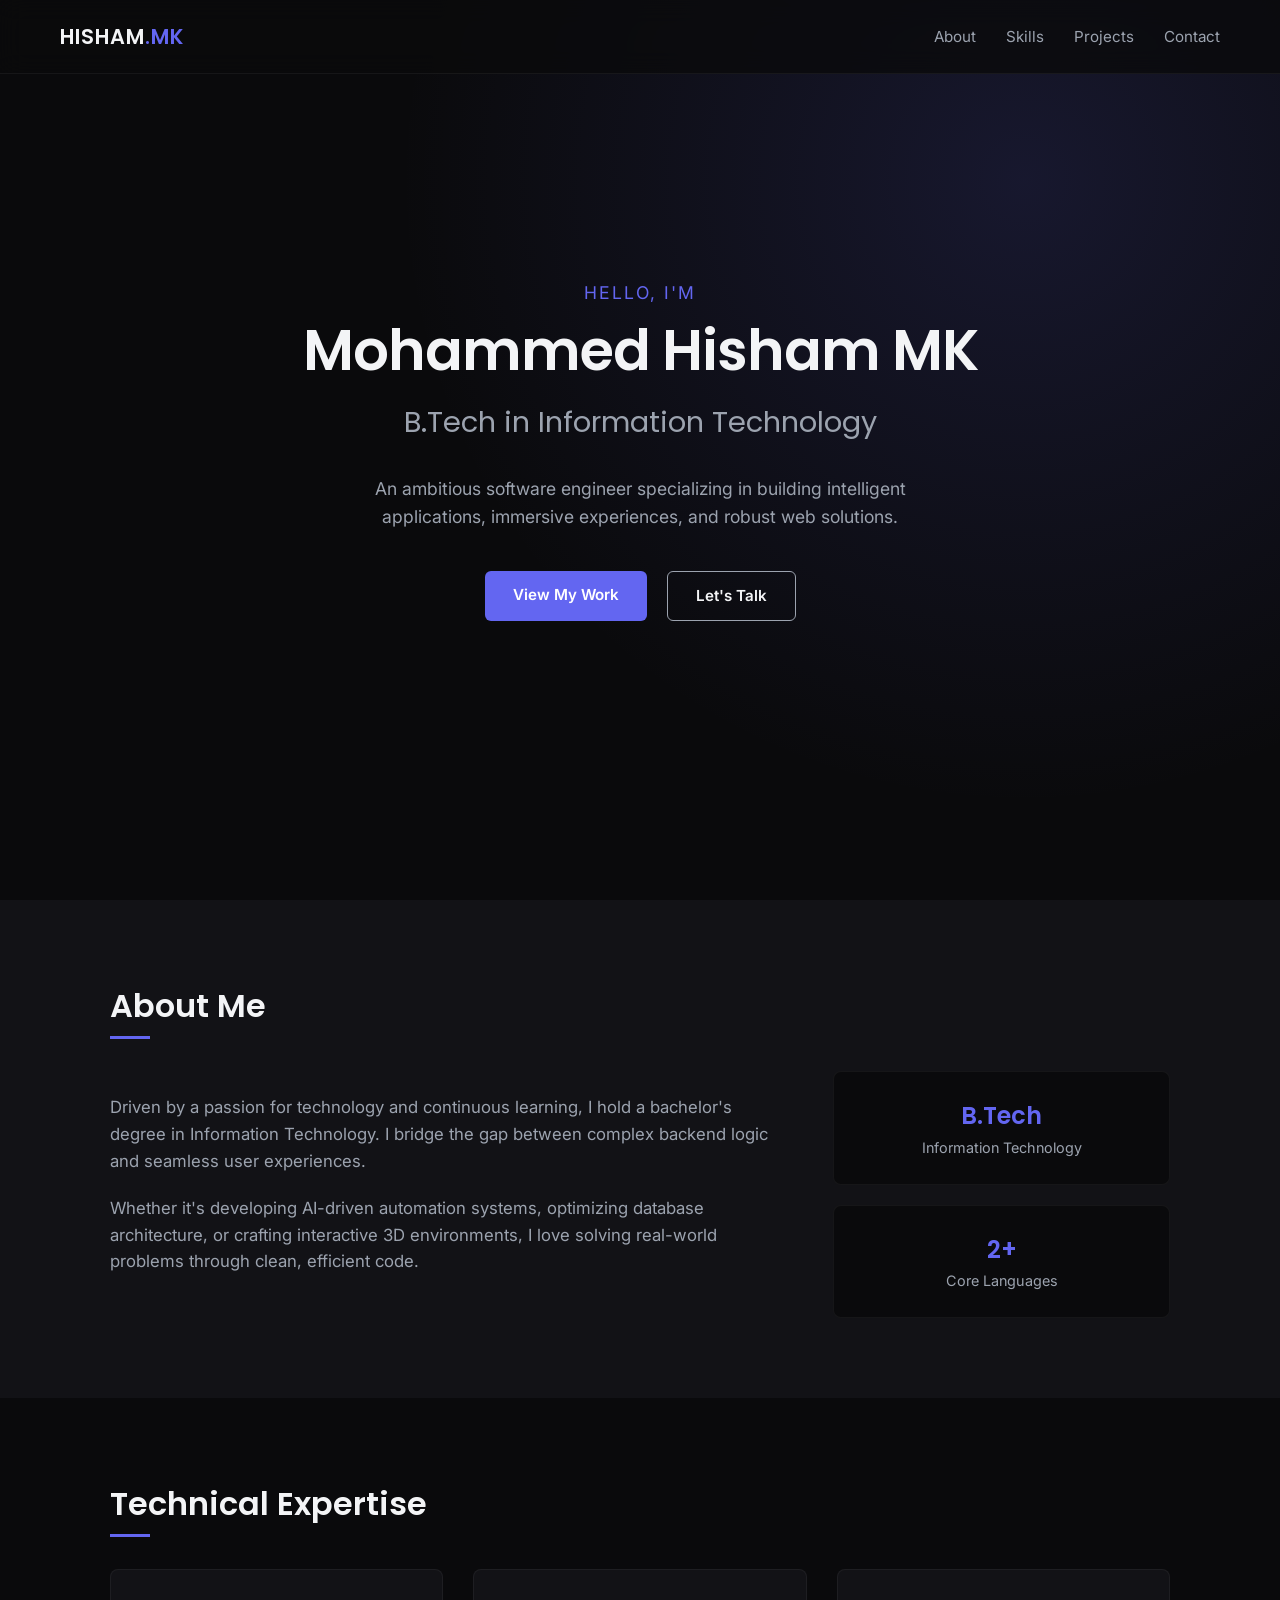
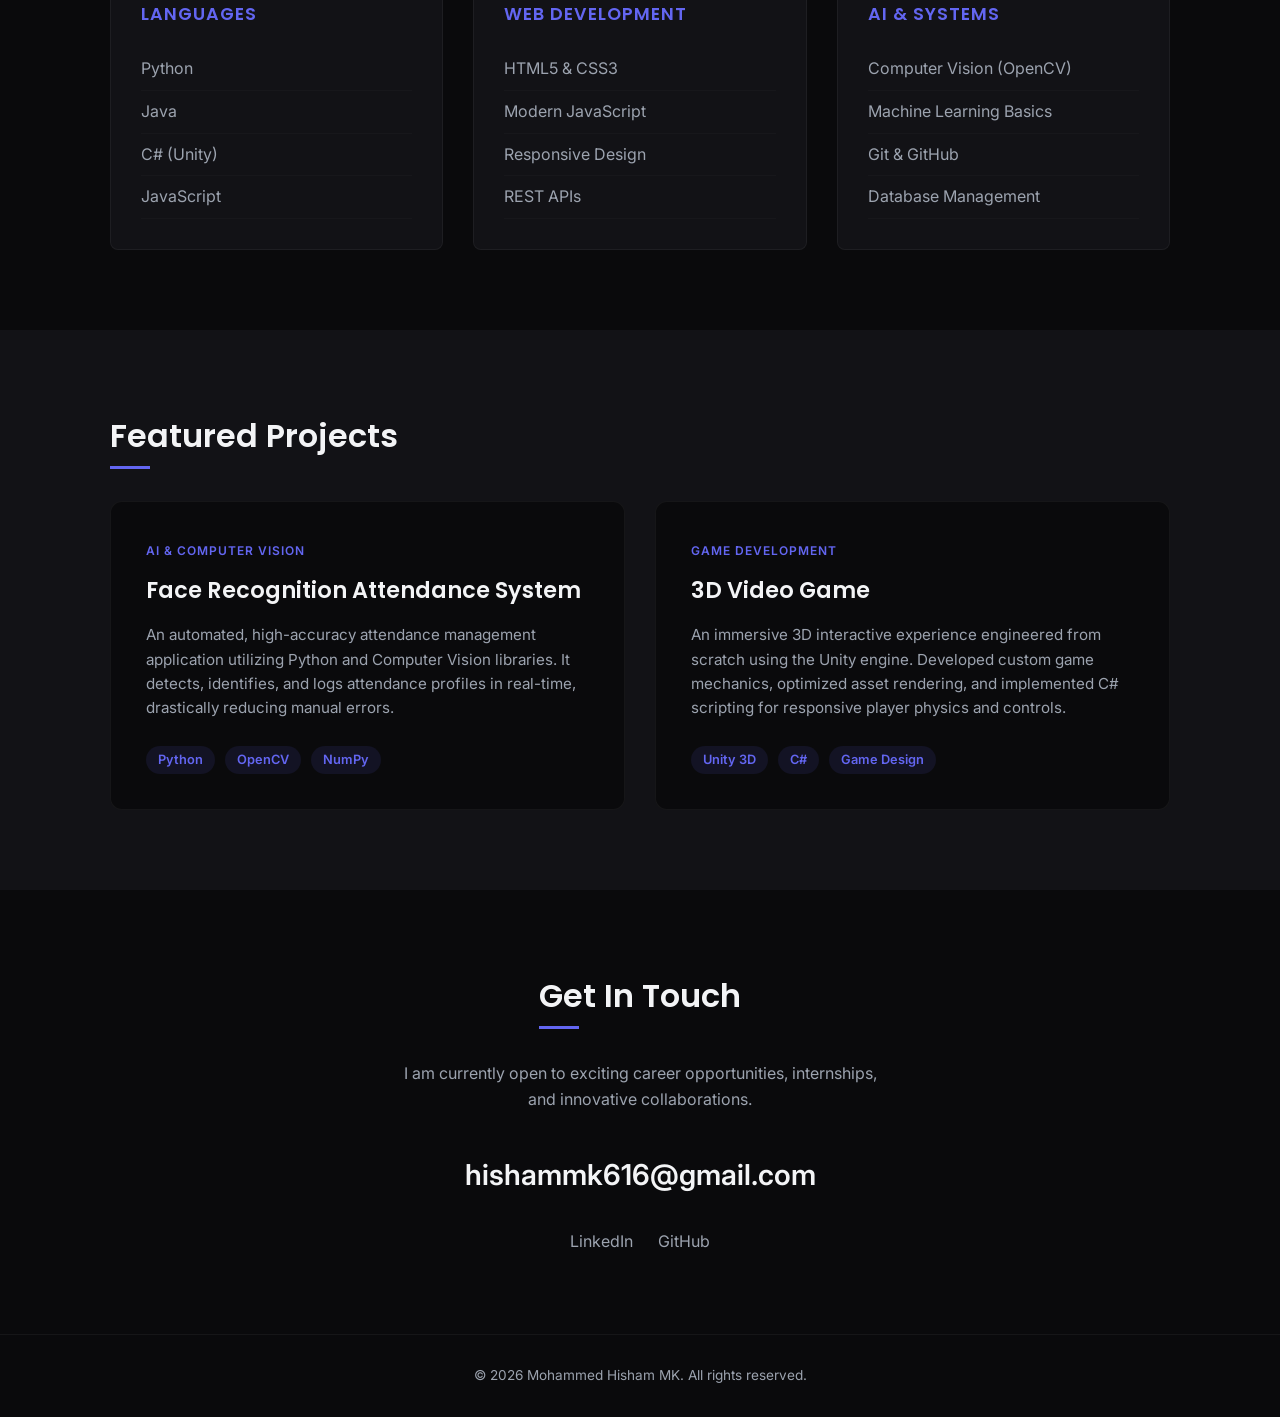
<file: index.html>
<!DOCTYPE html>
<html lang="en">
<head>
    <meta charset="UTF-8">
    <meta name="viewport" content="width=device-width, initial-scale=1.0">
    <title>Mohammed Hisham MK | Portfolio</title>
    <link rel="stylesheet" href="style2.css">
    <link rel="preconnect" href="https://fonts.googleapis.com">
    <link rel="preconnect" href="https://fonts.gstatic.com" crossorigin>
    <link href="https://fonts.googleapis.com/css2?family=Inter:wght@300;400;600;700&family=Poppins:wght@400;600;700&display=swap" rel="stylesheet">
</head>
<body>

    <header>
        <div class="nav-container">
            <a href="#" class="logo">HISHAM<span>.MK</span></a>
            <nav>
                <ul>
                    <li><a href="#about">About</a></li>
                    <li><a href="#skills">Skills</a></li>
                    <li><a href="#projects">Projects</a></li>
                    <li><a href="#contact">Contact</a></li>
                </ul>
            </nav>
        </div>
    </header>

    <section class="hero">
        <div class="hero-content">
            <p class="greetings">Hello, I'm</p>
            <h1>Mohammed Hisham MK</h1>
            <h2>B.Tech in Information Technology</h2>
            <p class="tagline">An ambitious software engineer specializing in building intelligent applications, immersive experiences, and robust web solutions.</p>
            <div class="hero-buttons">
                <a href="#projects" class="btn btn-primary">View My Work</a>
                <a href="#contact" class="btn btn-secondary">Let's Talk</a>
            </div>
        </div>
    </section>

    <section id="about" class="about">
        <div class="container">
            <h3 class="section-title">About Me</h3>
            <div class="about-grid">
                <div class="about-text">
                    <p>Driven by a passion for technology and continuous learning, I hold a bachelor's degree in Information Technology. I bridge the gap between complex backend logic and seamless user experiences.</p>
                    <p>Whether it's developing AI-driven automation systems, optimizing database architecture, or crafting interactive 3D environments, I love solving real-world problems through clean, efficient code.</p>
                </div>
                <div class="about-stats">
                    <div class="stat-card">
                        <h4>B.Tech</h4>
                        <p>Information Technology</p>
                    </div>
                    <div class="stat-card">
                        <h4>2+</h4>
                        <p>Core Languages</p>
                    </div>
                </div>
            </div>
        </div>
    </section>

    <section id="skills" class="skills">
        <div class="container">
            <h3 class="section-title">Technical Expertise</h3>
            <div class="skills-grid">
                <div class="skill-category">
                    <h4>Languages</h4>
                    <ul>
                        <li>Python</li>
                        <li>Java</li>
                        <li>C# (Unity)</li>
                        <li>JavaScript</li>
                    </ul>
                </div>
                <div class="skill-category">
                    <h4>Web Development</h4>
                    <ul>
                        <li>HTML5 & CSS3</li>
                        <li>Modern JavaScript</li>
                        <li>Responsive Design</li>
                        <li>REST APIs</li>
                    </ul>
                </div>
                <div class="skill-category">
                    <h4>AI & Systems</h4>
                    <ul>
                        <li>Computer Vision (OpenCV)</li>
                        <li>Machine Learning Basics</li>
                        <li>Git & GitHub</li>
                        <li>Database Management</li>
                    </ul>
                </div>
            </div>
        </div>
    </section>

    <section id="projects" class="projects">
        <div class="container">
            <h3 class="section-title">Featured Projects</h3>
            <div class="projects-grid">
                
                <div class="project-card">
                    <div class="project-info">
                        <span class="project-tag">AI & Computer Vision</span>
                        <h3>Face Recognition Attendance System</h3>
                        <p>An automated, high-accuracy attendance management application utilizing Python and Computer Vision libraries. It detects, identifies, and logs attendance profiles in real-time, drastically reducing manual errors.</p>
                        <div class="project-tech">
                            <span>Python</span>
                            <span>OpenCV</span>
                            <span>NumPy</span>
                        </div>
                    </div>
                </div>

                <div class="project-card">
                    <div class="project-info">
                        <span class="project-tag">Game Development</span>
                        <h3>3D Video Game</h3>
                        <p>An immersive 3D interactive experience engineered from scratch using the Unity engine. Developed custom game mechanics, optimized asset rendering, and implemented C# scripting for responsive player physics and controls.</p>
                        <div class="project-tech">
                            <span>Unity 3D</span>
                            <span>C#</span>
                            <span>Game Design</span>
                        </div>
                    </div>
                </div>

            </div>
        </div>
    </section>

    <section id="contact" class="contact">
        <div class="container">
            <h3 class="section-title">Get In Touch</h3>
            <p class="contact-subtitle">I am currently open to exciting career opportunities, internships, and innovative collaborations.</p>
            <div class="contact-details">
                <a href="mailto:your.email@example.com" class="contact-link">hishammk616@gmail.com</a>
                <div class="social-links">
                    <a href="#" target="_blank">LinkedIn</a>
                    <a href="#" target="_blank">GitHub</a>
                </div>
            </div>
        </div>
    </section>

    <footer>
        <p>&copy; 2026 Mohammed Hisham MK. All rights reserved.</p>
    </footer>

</body>
</html>
</file>
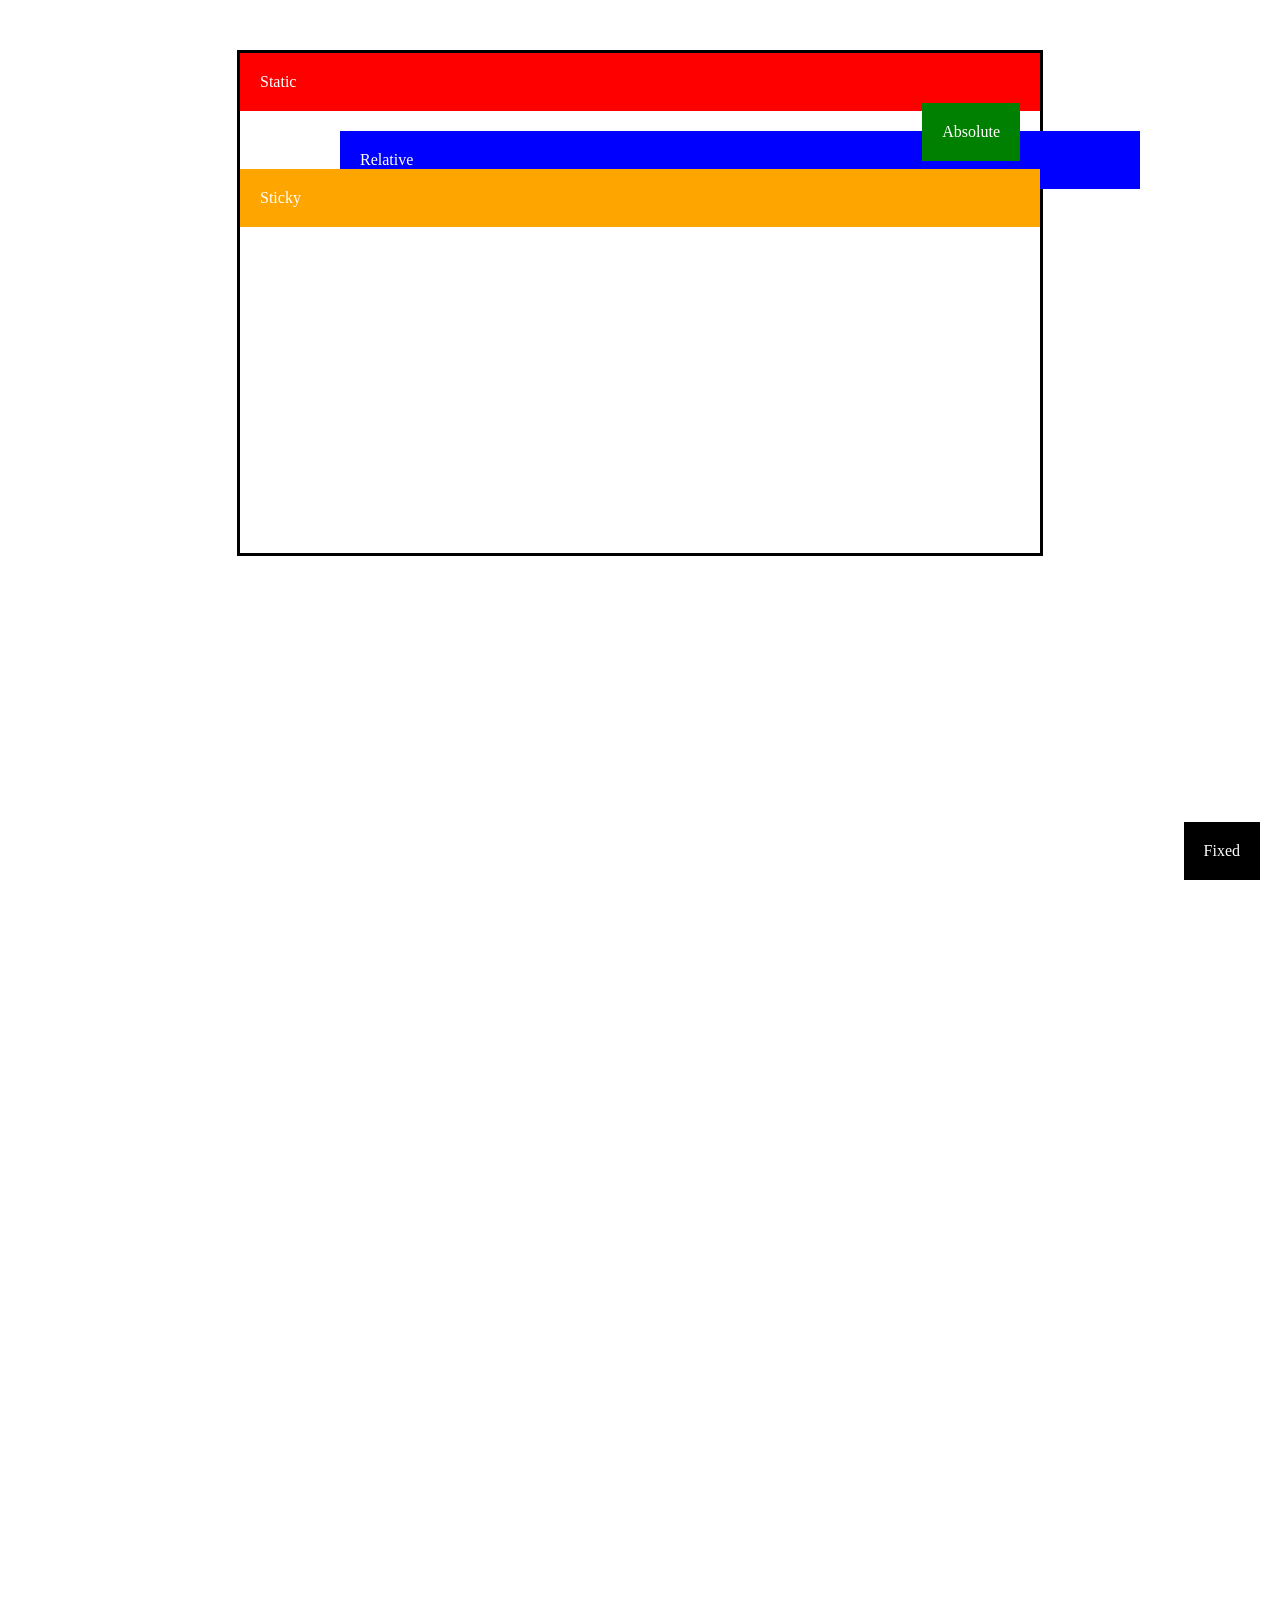
<file: Explore.html>
<!DOCTYPE html>
<html lang="en">
<head>
    <meta charset="UTF-8">
    <meta name="viewport" content="width=device-width, initial-scale=1.0">
    <title>Document</title>
</head>
<body>
    <!DOCTYPE html>
<html>
<head>
    <title>CSS Positions</title>
    <link rel="stylesheet" href="newstyle.css">
</head>
<body>

    <div class="parent">

        <div class="static-box">
            Static
        </div>

        <div class="relative-box">
            Relative
        </div>

        <div class="absolute-box">
            Absolute
        </div>

        <div class="fixed-box">
            Fixed
        </div>

        <div class="sticky-box">
            Sticky
        </div>

    </div>

    <div class="space"></div>

</body>
</html>
</html>
</file>
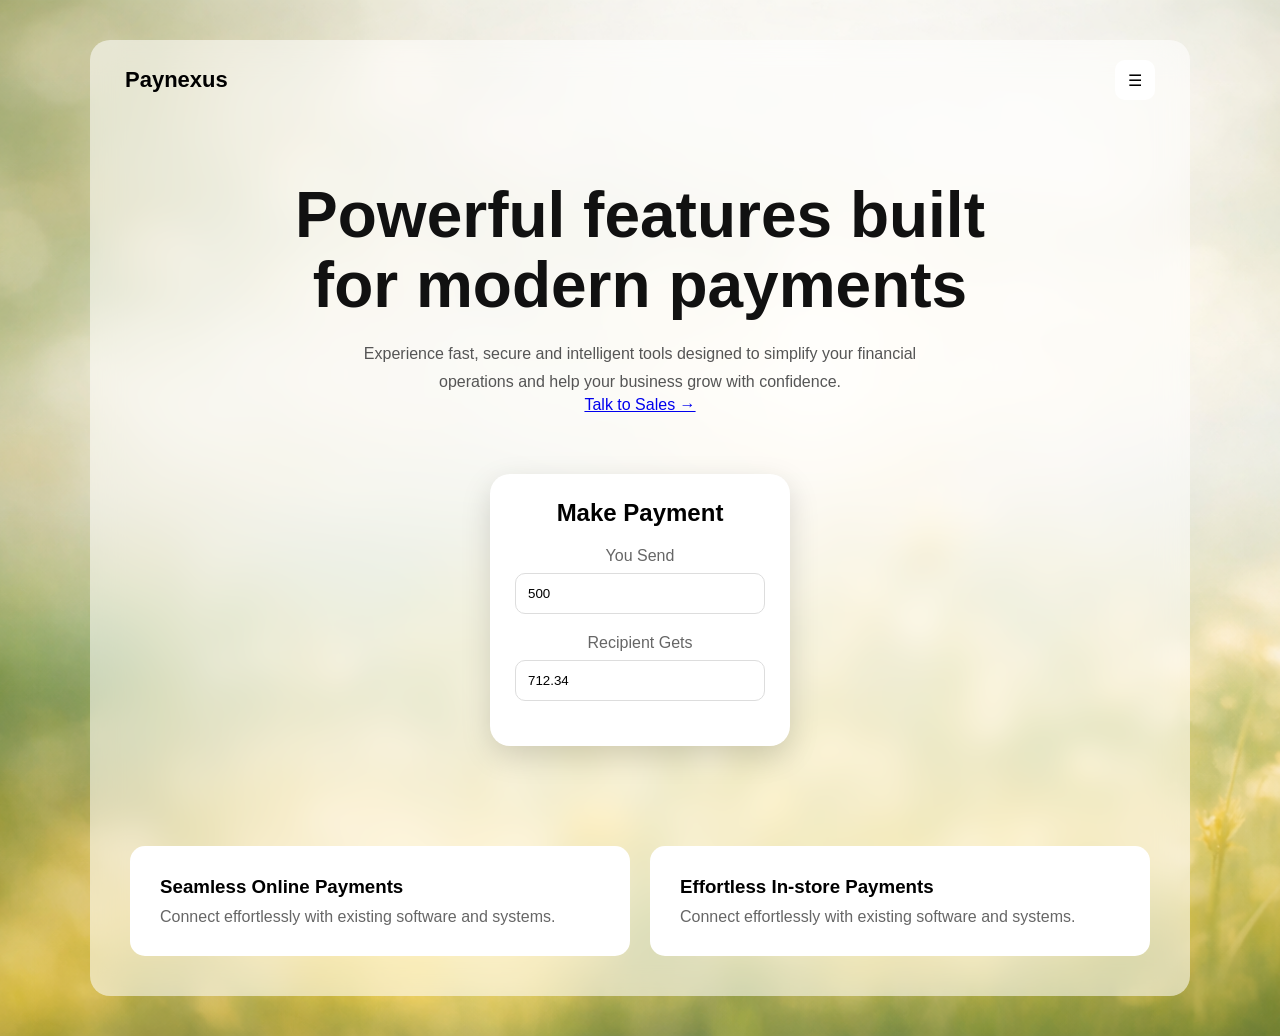
<file: website.html>
<!DOCTYPE html>
<html lang="en">
<head>
    <meta charset="UTF-8">
    <meta name="viewport" content="width=device-width, initial-scale=1.0">
    <title>Paynexus</title>
    <link rel="stylesheet" href="style.css">
</head>
<body>

<div class="container">

    <nav>
        <div class="logo">Paynexus</div>

        <div class="menu">
            ☰
        </div>
    </nav>

    <section class="hero">

        <h1>
            Powerful features built <br>
            for modern payments
        </h1>

        <p>
            Experience fast, secure and intelligent tools designed
            to simplify your financial operations and help your
            business grow with confidence.
        </p>

        <a href="./Explore.html"><button">
            Talk to Sales →
        </button></a>

        <div class="payment-card">

            <h2>Make Payment</h2>

            <div class="amount">
                <label>You Send</label>
                <input type="text" value="500">
            </div>

            <div class="amount">
                <label>Recipient Gets</label>
                <input type="text" value="712.34">
            </div>

        </div>

    </section>

    <section class="features">

        <div class="feature">
            <h3>Seamless Online Payments</h3>
            <p>Connect effortlessly with existing software and systems.</p>
        </div>

        <div class="feature">
            <h3>Effortless In-store Payments</h3>
            <p>Connect effortlessly with existing software and systems.</p>
        </div>

    </section>

</div>

</body>
</html>
</file>
<file: style2.css>
/* --- Global Reset & Variables --- */
:root {
    --bg-primary: #0a0a0c;
    --bg-secondary: #121216;
    --accent-color: #6366f1; /* Premium Royal Indigo */
    --accent-hover: #4f46e5;
    --text-main: #f3f4f6;
    --text-muted: #9ca3af;
    --card-border: rgba(255, 255, 255, 0.05);
    --transition: all 0.3s cubic-bezier(0.4, 0, 0.2, 1);
}

* {
    margin: 0;
    padding: 0;
    box-sizing: border-box;
    scroll-behavior: smooth;
}

body {
    background-color: var(--bg-primary);
    color: var(--text-main);
    font-family: 'Inter', sans-serif;
    line-height: 1.6;
    overflow-x: hidden;
}

h1, h2, h3, h4, .logo {
    font-family: 'Poppins', sans-serif;
    font-weight: 600;
}

.container {
    max-width: 1100px;
    margin: 0 auto;
    padding: 80px 20px;
}

/* --- Navigation Bar --- */
header {
    position: fixed;
    top: 0;
    width: 100%;
    background-color: rgba(10, 10, 12, 0.8);
    backdrop-filter: blur(12px);
    z-index: 1000;
    border-bottom: 1px solid var(--card-border);
}

.nav-container {
    max-width: 1200px;
    margin: 0 auto;
    display: flex;
    justify-content: space-between;
    align-items: center;
    padding: 20px;
}

.logo {
    color: var(--text-main);
    text-decoration: none;
    font-size: 1.3rem;
    letter-spacing: 1px;
}

.logo span {
    color: var(--accent-color);
}

nav ul {
    display: flex;
    list-style: none;
    gap: 30px;
}

nav ul li a {
    color: var(--text-muted);
    text-decoration: none;
    font-size: 0.95rem;
    transition: var(--transition);
}

nav ul li a:hover {
    color: var(--text-main);
}

/* --- Hero Section --- */
.hero {
    min-height: 100vh;
    display: flex;
    align-items: center;
    justify-content: center;
    padding: 0 20px;
    background: radial-gradient(circle at 80% 20%, rgba(99, 102, 241, 0.15) 0%, transparent 50%);
}

.hero-content {
    max-width: 800px;
    text-align: center;
}

.greetings {
    color: var(--accent-color);
    font-size: 1.1rem;
    letter-spacing: 2px;
    text-transform: uppercase;
    margin-bottom: 10px;
}

.hero h1 {
    font-size: 3.5rem;
    line-height: 1.2;
    margin-bottom: 15px;
    letter-spacing: -1px;
}

.hero h2 {
    font-size: 1.8rem;
    color: var(--text-muted);
    font-weight: 400;
    margin-bottom: 30px;
}

.tagline {
    font-size: 1.1rem;
    color: var(--text-muted);
    max-width: 600px;
    margin: 0 auto 40px auto;
}

.hero-buttons {
    display: flex;
    justify-content: center;
    gap: 20px;
}

/* Buttons */
.btn {
    padding: 12px 28px;
    border-radius: 6px;
    font-size: 0.95rem;
    font-weight: 600;
    text-decoration: none;
    transition: var(--transition);
}

.btn-primary {
    background-color: var(--accent-color);
    color: #fff;
}

.btn-primary:hover {
    background-color: var(--accent-hover);
    transform: translateY(-2px);
}

.btn-secondary {
    border: 1px solid var(--text-muted);
    color: var(--text-main);
}

.btn-secondary:hover {
    background-color: rgba(255, 255, 255, 0.05);
    border-color: var(--text-main);
}

/* --- Shared Section Styling --- */
.section-title {
    font-size: 2rem;
    margin-bottom: 40px;
    position: relative;
    display: inline-block;
}

.section-title::after {
    content: '';
    position: absolute;
    bottom: -8px;
    left: 0;
    width: 40px;
    height: 3px;
    background-color: var(--accent-color);
}

/* --- About Section --- */
.about {
    background-color: var(--bg-secondary);
}

.about-grid {
    display: grid;
    grid-template-columns: 2fr 1fr;
    gap: 50px;
    align-items: center;
}

.about-text p {
    color: var(--text-muted);
    margin-bottom: 20px;
    font-size: 1.05rem;
}

.about-stats {
    display: flex;
    flex-direction: column;
    gap: 20px;
}

.stat-card {
    background-color: var(--bg-primary);
    padding: 25px;
    border-radius: 8px;
    border: 1px solid var(--card-border);
    text-align: center;
}

.stat-card h4 {
    font-size: 1.5rem;
    color: var(--accent-color);
}

.stat-card p {
    color: var(--text-muted);
    font-size: 0.9rem;
}

/* --- Skills Section --- */
.skills-grid {
    display: grid;
    grid-template-columns: repeat(auto-fit, minmax(250px, 1fr));
    gap: 30px;
}

.skill-category {
    background-color: var(--bg-secondary);
    padding: 30px;
    border-radius: 8px;
    border: 1px solid var(--card-border);
}

.skill-category h4 {
    margin-bottom: 20px;
    color: var(--accent-color);
    font-size: 1.1rem;
    text-transform: uppercase;
    letter-spacing: 1px;
}

.skill-category ul {
    list-style: none;
}

.skill-category ul li {
    padding: 8px 0;
    color: var(--text-muted);
    border-bottom: 1px solid rgba(255, 255, 255, 0.02);
}

/* --- Projects Section --- */
.projects {
    background-color: var(--bg-secondary);
}

.projects-grid {
    display: grid;
    grid-template-columns: repeat(auto-fit, minmax(450px, 1fr));
    gap: 30px;
}

.project-card {
    background-color: var(--bg-primary);
    border-radius: 12px;
    overflow: hidden;
    border: 1px solid var(--card-border);
    transition: var(--transition);
}

.project-card:hover {
    transform: translateY(-5px);
    border-color: rgba(99, 102, 241, 0.3);
}

.project-info {
    padding: 35px;
}

.project-tag {
    font-size: 0.75rem;
    text-transform: uppercase;
    letter-spacing: 1px;
    color: var(--accent-color);
    font-weight: 600;
}

.project-info h3 {
    font-size: 1.4rem;
    margin: 10px 0 15px 0;
}

.project-info p {
    color: var(--text-muted);
    font-size: 0.95rem;
    margin-bottom: 25px;
}

.project-tech {
    display: flex;
    gap: 10px;
    flex-wrap: wrap;
}

.project-tech span {
    background-color: rgba(99, 102, 241, 0.1);
    color: var(--accent-color);
    padding: 4px 12px;
    border-radius: 20px;
    font-size: 0.8rem;
    font-weight: 600;
}

/* --- Contact Section --- */
.contact {
    text-align: center;
}

.contact-subtitle {
    color: var(--text-muted);
    max-width: 500px;
    margin: 0 auto 40px auto;
}

.contact-link {
    font-size: 1.8rem;
    color: var(--text-main);
    text-decoration: none;
    font-weight: 600;
    transition: var(--transition);
}

.contact-link:hover {
    color: var(--accent-color);
}

.social-links {
    margin-top: 30px;
    display: flex;
    justify-content: center;
    gap: 25px;
}

.social-links a {
    color: var(--text-muted);
    text-decoration: none;
    font-size: 1rem;
    transition: var(--transition);
}

.social-links a:hover {
    color: var(--text-main);
}

/* --- Footer --- */
footer {
    text-align: center;
    padding: 30px;
    font-size: 0.85rem;
    color: var(--text-muted);
    border-top: 1px solid var(--card-border);
    background-color: var(--bg-primary);
}

/* --- Responsive Adjustments --- */
@media(max-width: 768px) {
    .hero h1 { font-size: 2.5rem; }
    .about-grid { grid-template-columns: 1fr; }
    .projects-grid { grid-template-columns: 1fr; }
    nav { display: none; } /* Simplicity for mobile */
}
</file>
<file: newstyle.css>
.parent{
    position:relative;
    width:800px;
    height:500px;
    border:3px solid black;
    margin:50px auto;
}
.static-box{
    position:static;
    background:red;
    color:white;
    padding:20px;
}
.relative-box{
    position:relative;
    left:100px;
    top:20px;

    background:blue;
    color:white;
    padding:20px;
}
.absolute-box{
    position:absolute;
    top:50px;
    right:20px;

    background:green;
    color:white;
    padding:20px;
}
.fixed-box{
    position:fixed;
    bottom:20px;
    right:20px;

    background:black;
    color:white;
    padding:20px;
}
.sticky-box{
    position:sticky;
    top:0;

    background:orange;
    color:white;
    padding:20px;
}
.space{
    height:2000px;
}
</file>
<file: style.css>
*{
    margin:0;
    padding:0;
    box-sizing:border-box;
    font-family:Arial, Helvetica, sans-serif;
}

body{
    min-height:100vh;

    background-image:url("./image/Copilot_20260606_115912.png");
    background-size:cover;
    background-position:center;

    display:flex;
    justify-content:center;
    align-items:center;

    padding:40px;
}

.container{

    width:1100px;
    min-height:850px;

    background:rgba(255,255,255,0.55);

    backdrop-filter:blur(15px);

    border-radius:20px;

    overflow:hidden;
}

nav{
    display:flex;
    justify-content:space-between;
    align-items:center;

    padding:20px 35px;
}

.logo{
    font-size:22px;
    font-weight:bold;
}

.menu{
    width:40px;
    height:40px;

    background:white;

    border-radius:10px;

    display:flex;
    justify-content:center;
    align-items:center;

    cursor:pointer;
}

.hero{
    text-align:center;

    padding-top:60px;
}

.hero h1{

    font-size:64px;
    line-height:70px;

    font-weight:700;

    color:#111;

    margin-bottom:20px;
}

.hero p{

    width:600px;

    margin:auto;

    color:#555;

    line-height:28px;
}

button{

    margin-top:30px;

    border:none;

    background:black;

    color:white;

    padding:15px 30px;

    border-radius:30px;

    cursor:pointer;

    font-size:16px;

    
}

.payment-card{

    width:300px;

    background:white;

    margin:60px auto;

    padding:25px;

    border-radius:20px;

    box-shadow:0 10px 30px rgba(0,0,0,0.15);
}

.payment-card h2{

    margin-bottom:20px;
}

.amount{

    margin-bottom:20px;
}

.amount label{

    display:block;

    margin-bottom:8px;

    color:#666;
}

.amount input{

    width:100%;

    padding:12px;

    border:1px solid #ddd;

    border-radius:10px;
}

.features{

    display:grid;

    grid-template-columns:1fr 1fr;

    gap:20px;

    padding:40px;
}

.feature{

    background:white;

    padding:30px;

    border-radius:15px;
}

.feature h3{

    margin-bottom:10px;
}

.feature p{

    color:#666;
}
.talk-to-sales button:hover{
    background:#ff0000;
    color:#fff;
}
</file>
